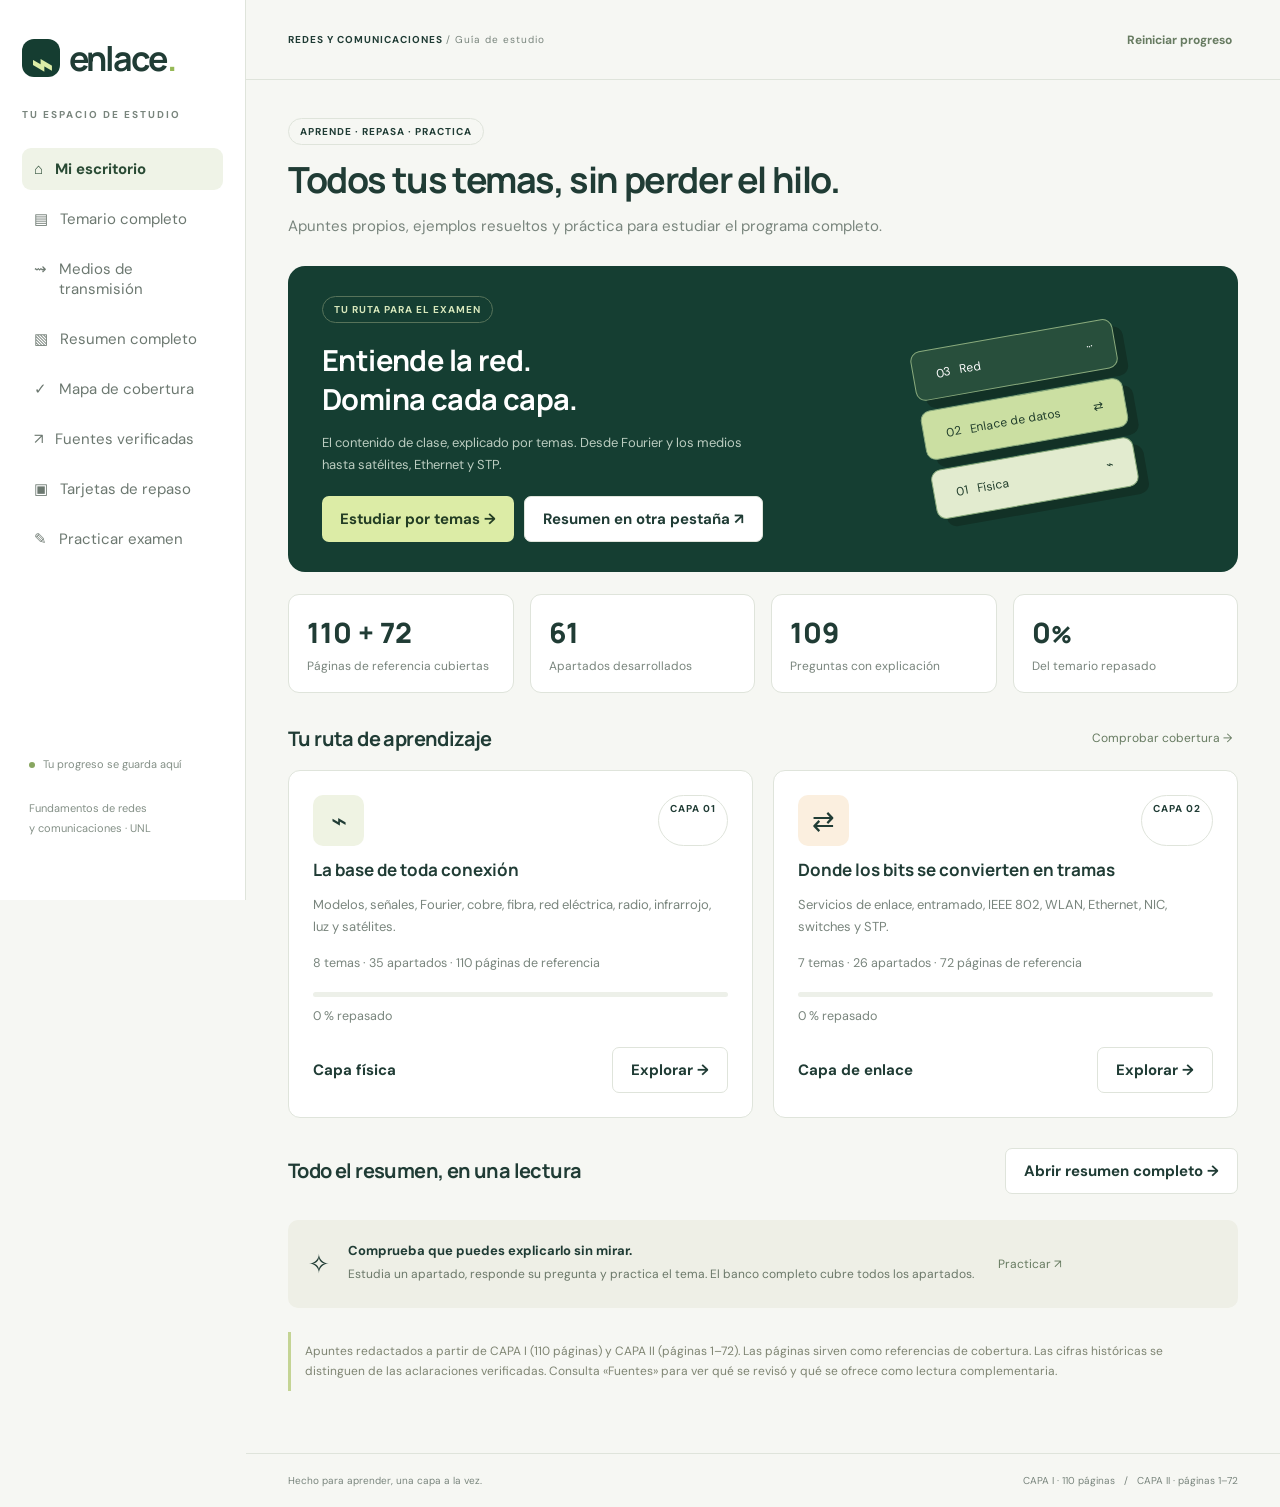
<file: index.html>
<!doctype html>
<html lang="es"><head><meta charset="utf-8"><meta name="viewport" content="width=device-width,initial-scale=1"><meta name="theme-color" content="#122e29"><meta name="description" content="Estudia redes: capa física y capa de enlace con apuntes completos por tema, fuentes verificables y práctica de examen."><title>Enlace · Tu espacio de estudio</title><link rel="stylesheet" href="style.css"><script defer src="sources.js"></script><script defer src="data.js"></script><script defer src="questions.js"></script><script defer src="media.js"></script><script defer src="app.js"></script></head>
<body><aside><a class="brand" href="#inicio"><span class="logo">⌁</span> enlace<span class="brand-dot">.</span></a><p class="eyebrow">TU ESPACIO DE ESTUDIO</p><nav aria-label="Principal"><button data-view="inicio" class="active">⌂ <span>Mi escritorio</span></button><button data-view="temas">▤ <span>Temario completo</span></button><button data-view="medios">⇝ <span>Medios de transmisión</span></button><button data-view="resumen">▧ <span>Resumen completo</span></button><button data-view="cobertura">✓ <span>Mapa de cobertura</span></button><button data-view="fuentes">↗ <span>Fuentes verificadas</span></button><button data-view="tarjetas">▣ <span>Tarjetas de repaso</span></button><button data-view="examen">✎ <span>Practicar examen</span></button></nav><div class="sidebar-bottom"><span class="status-dot"></span> Tu progreso se guarda aquí<p>Fundamentos de redes<br>y comunicaciones · UNL</p></div></aside>
<div class="shell"><header><span>REDES Y COMUNICACIONES <span class="muted">/ Guía de estudio</span></span><button id="reset" class="text-button">Reiniciar progreso</button></header><main id="main" tabindex="-1"></main><footer>Hecho para aprender, una capa a la vez. <span>CAPA I · 110 páginas &nbsp; / &nbsp; CAPA II · páginas 1–72</span></footer></div><div id="toast" role="status"></div></body></html>
</file>
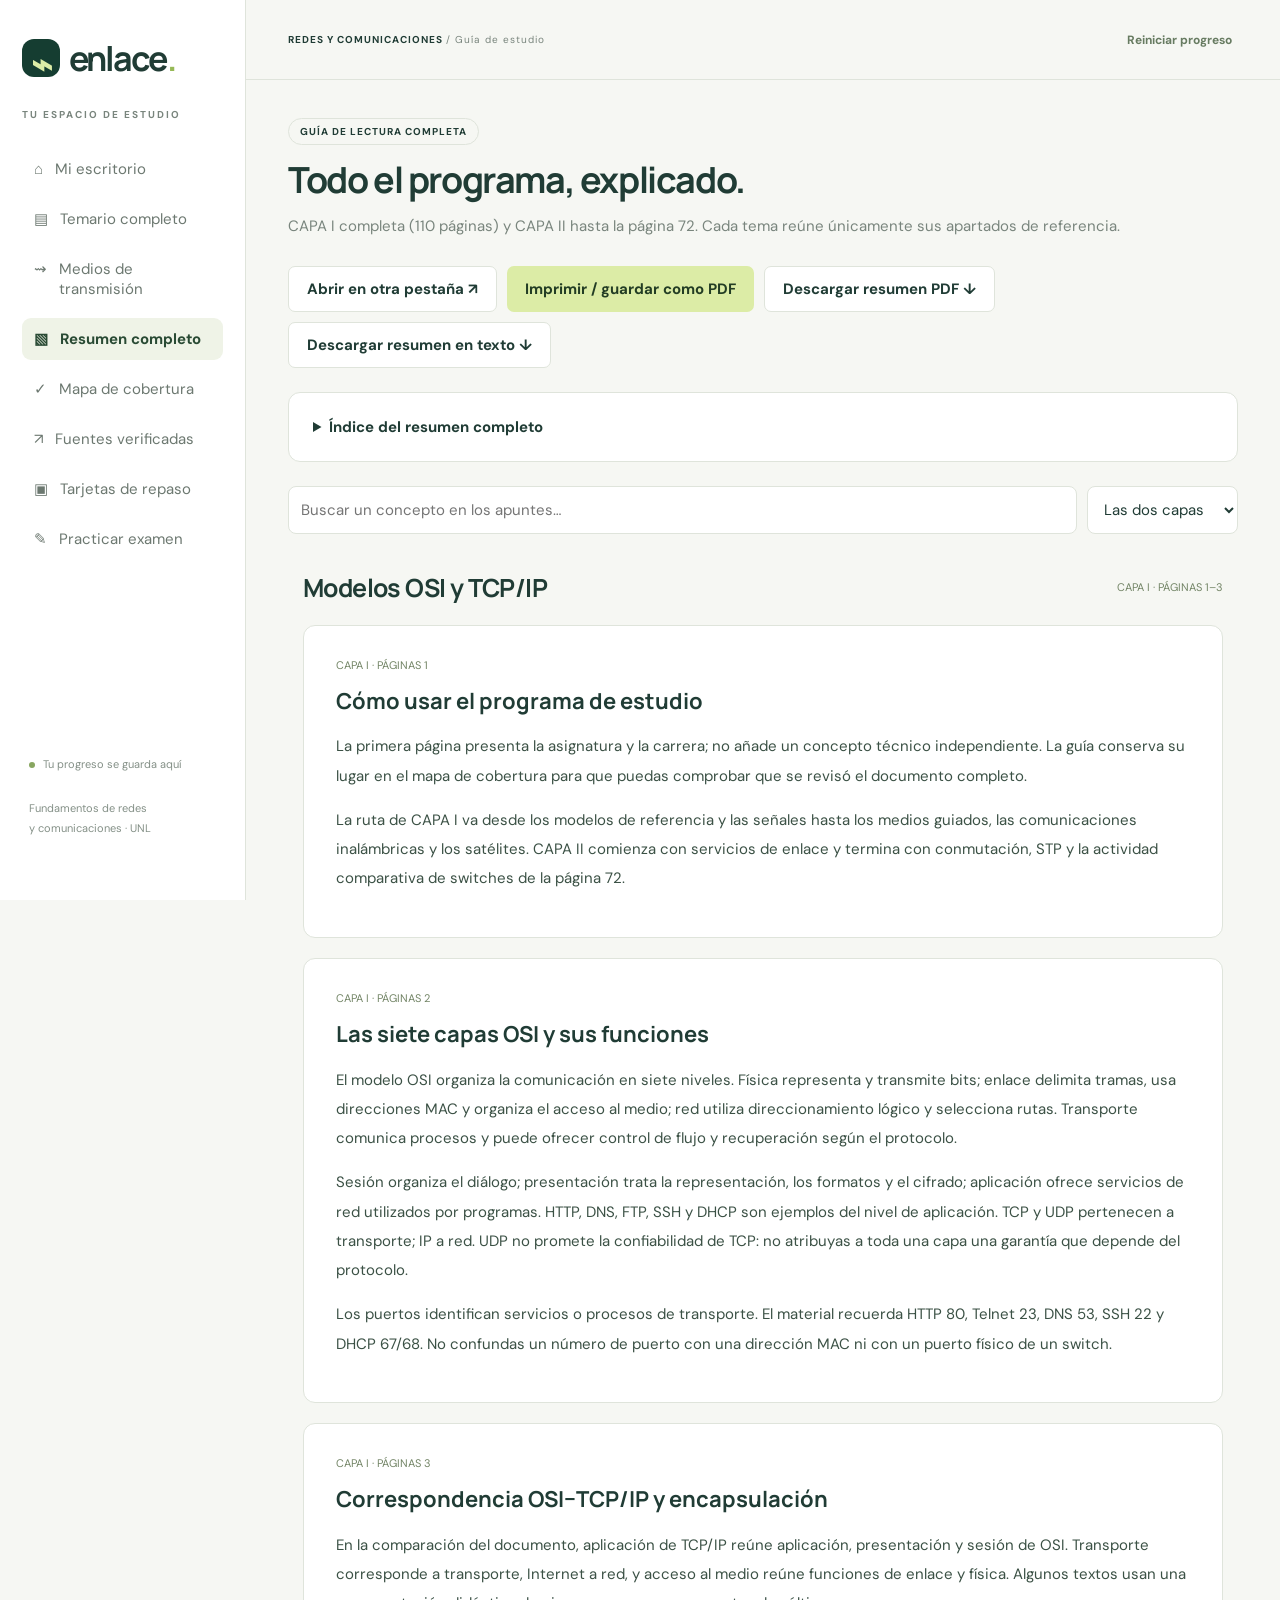
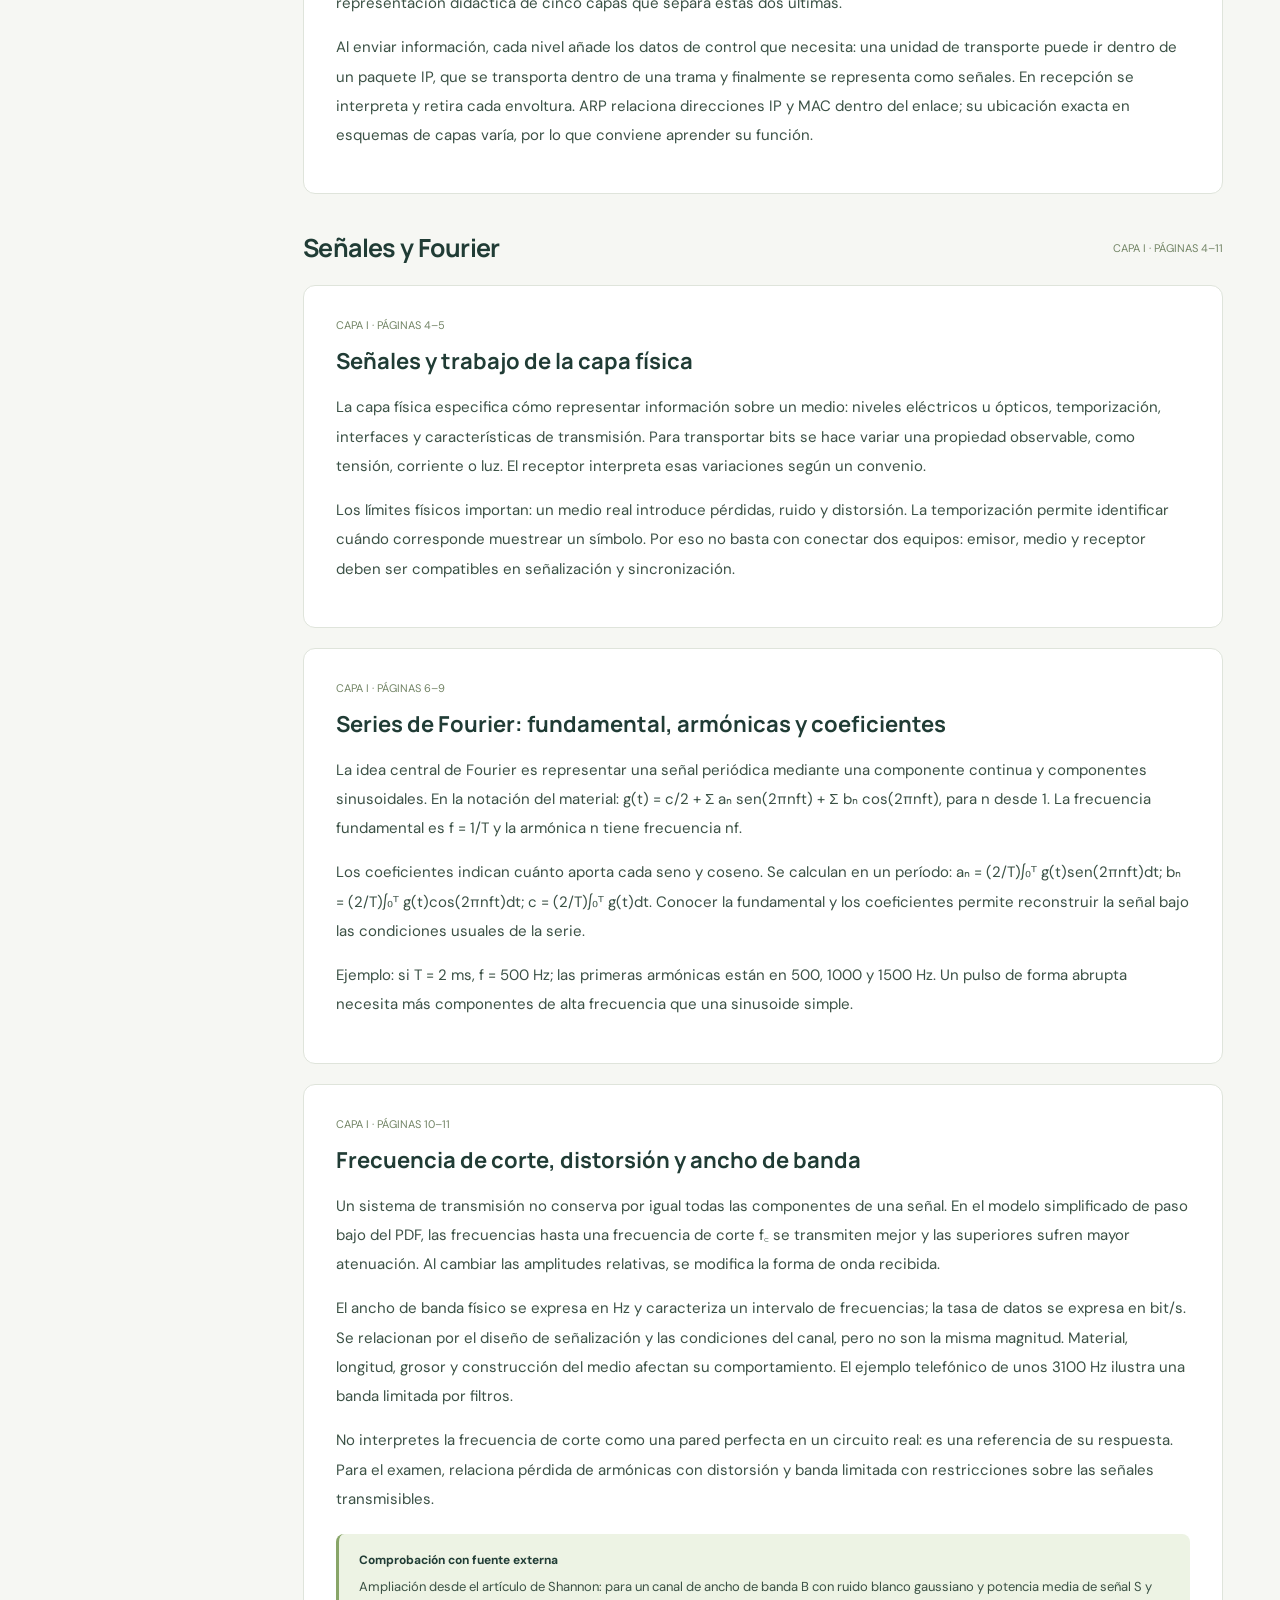
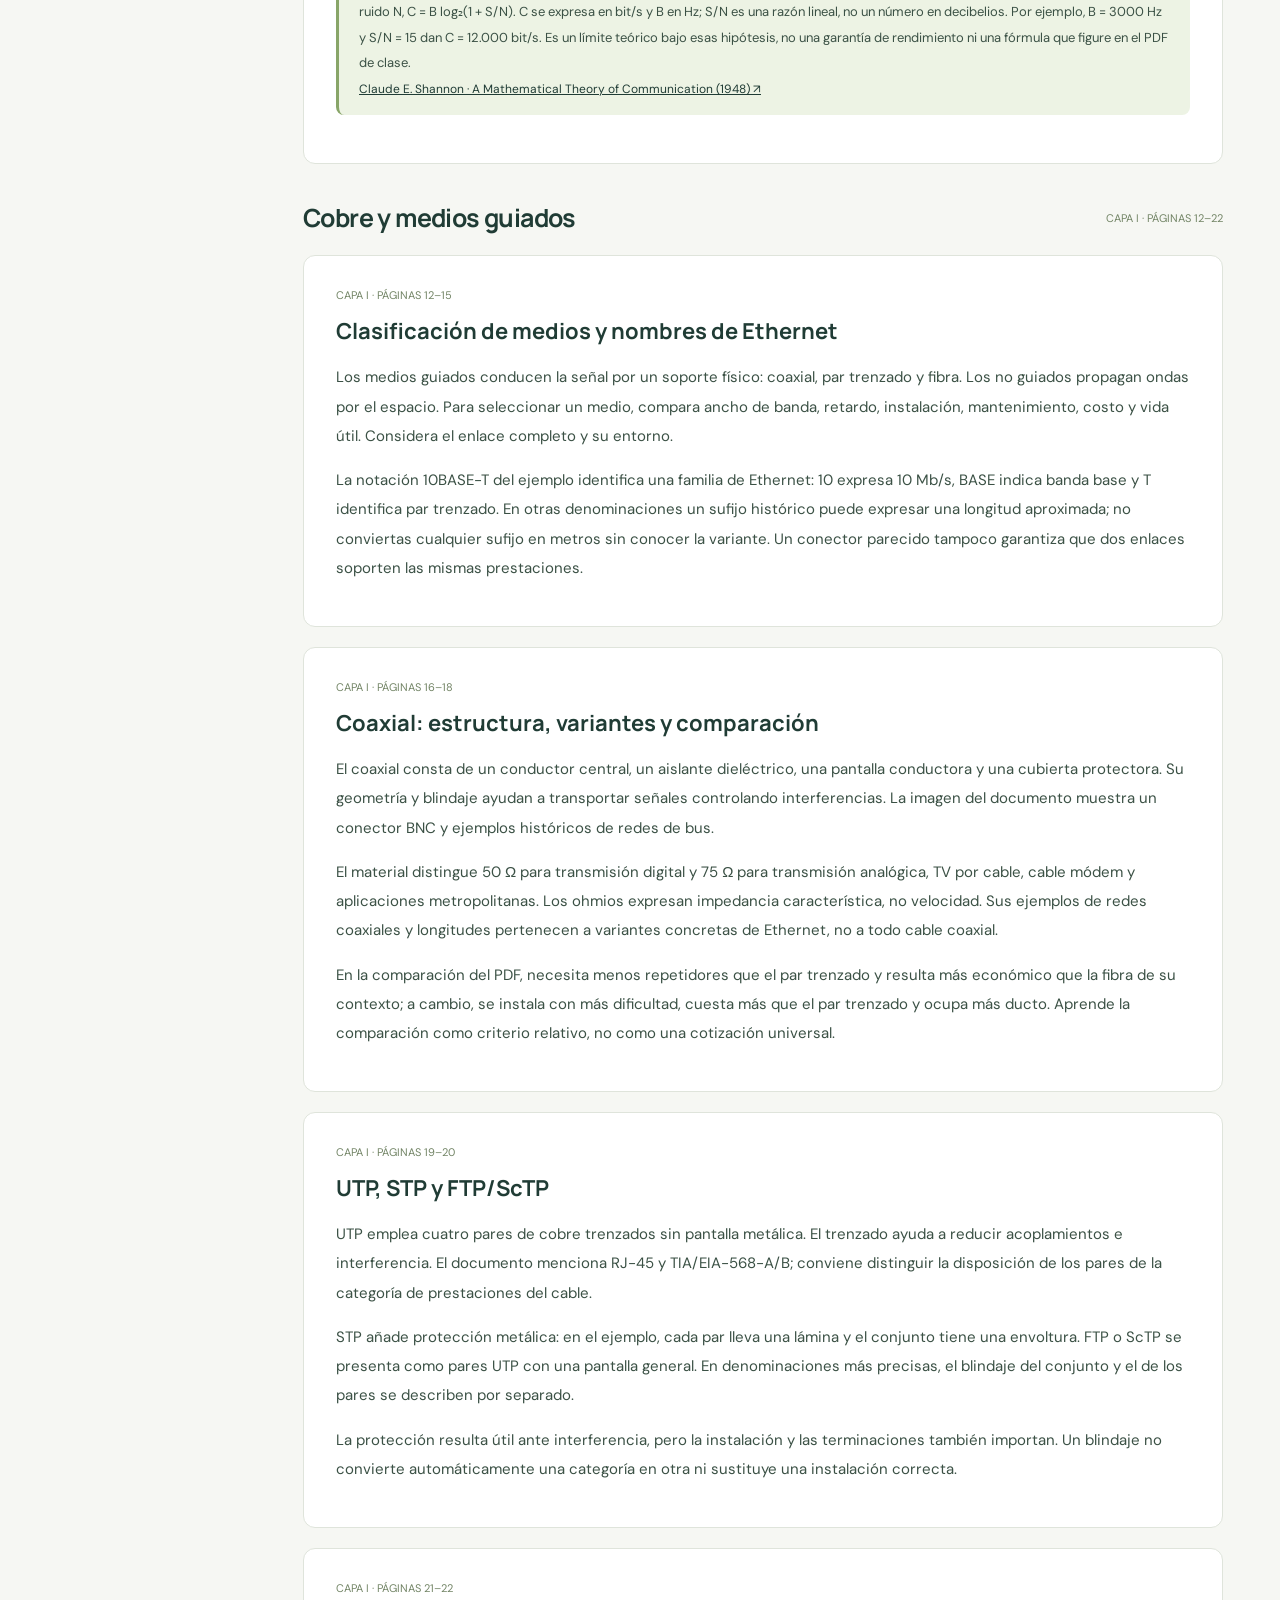
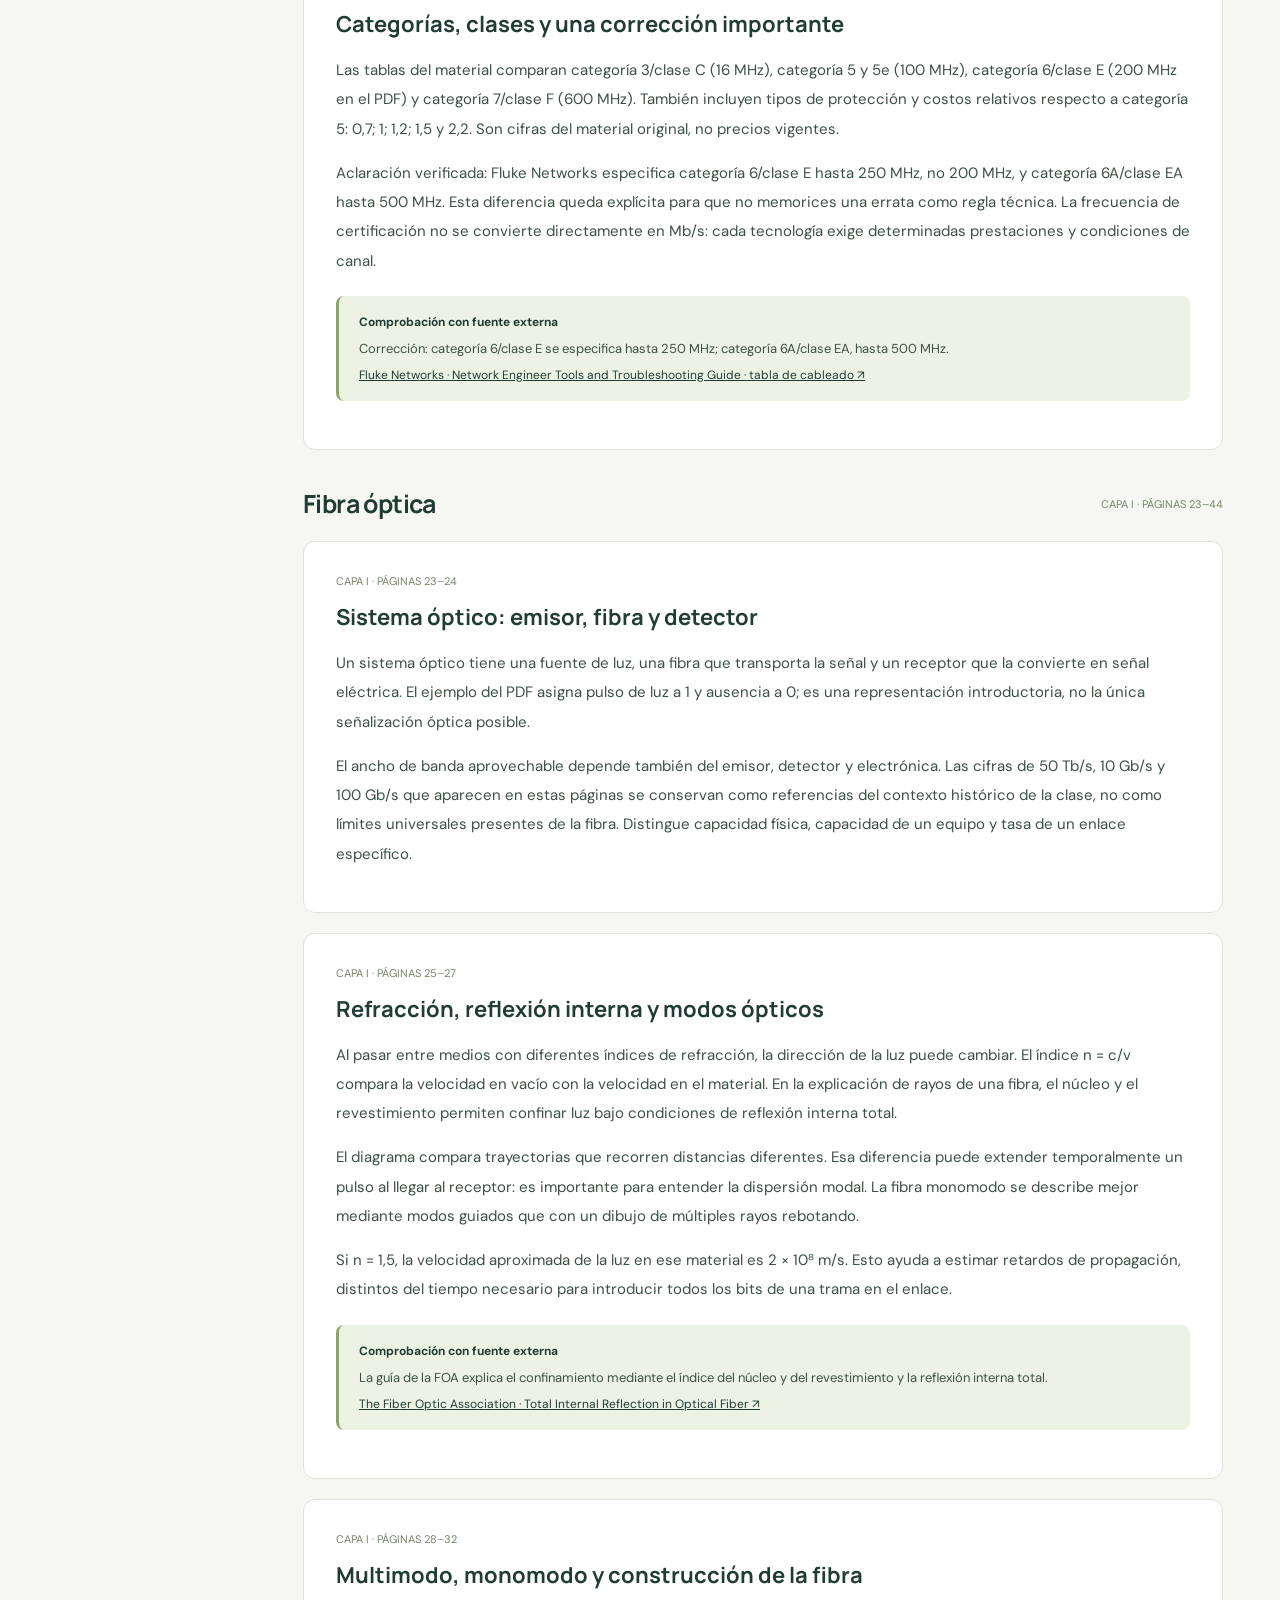
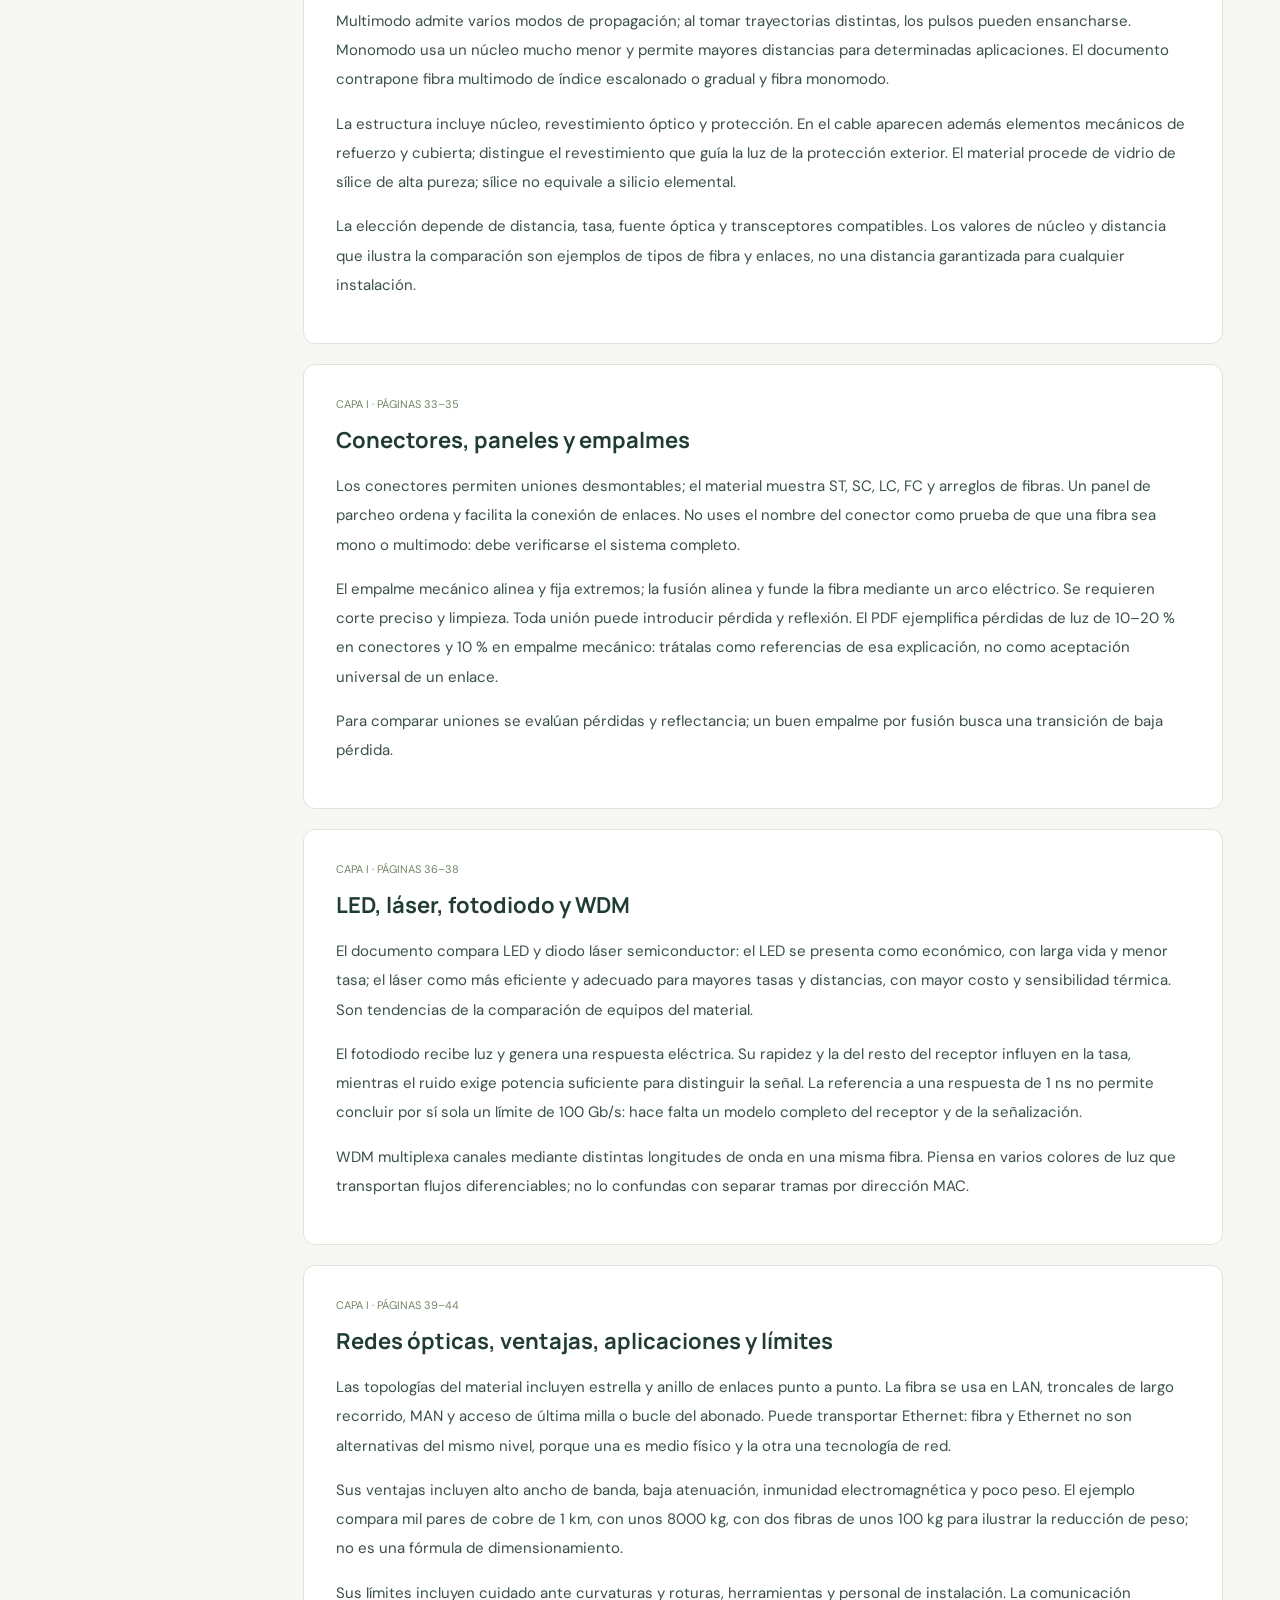
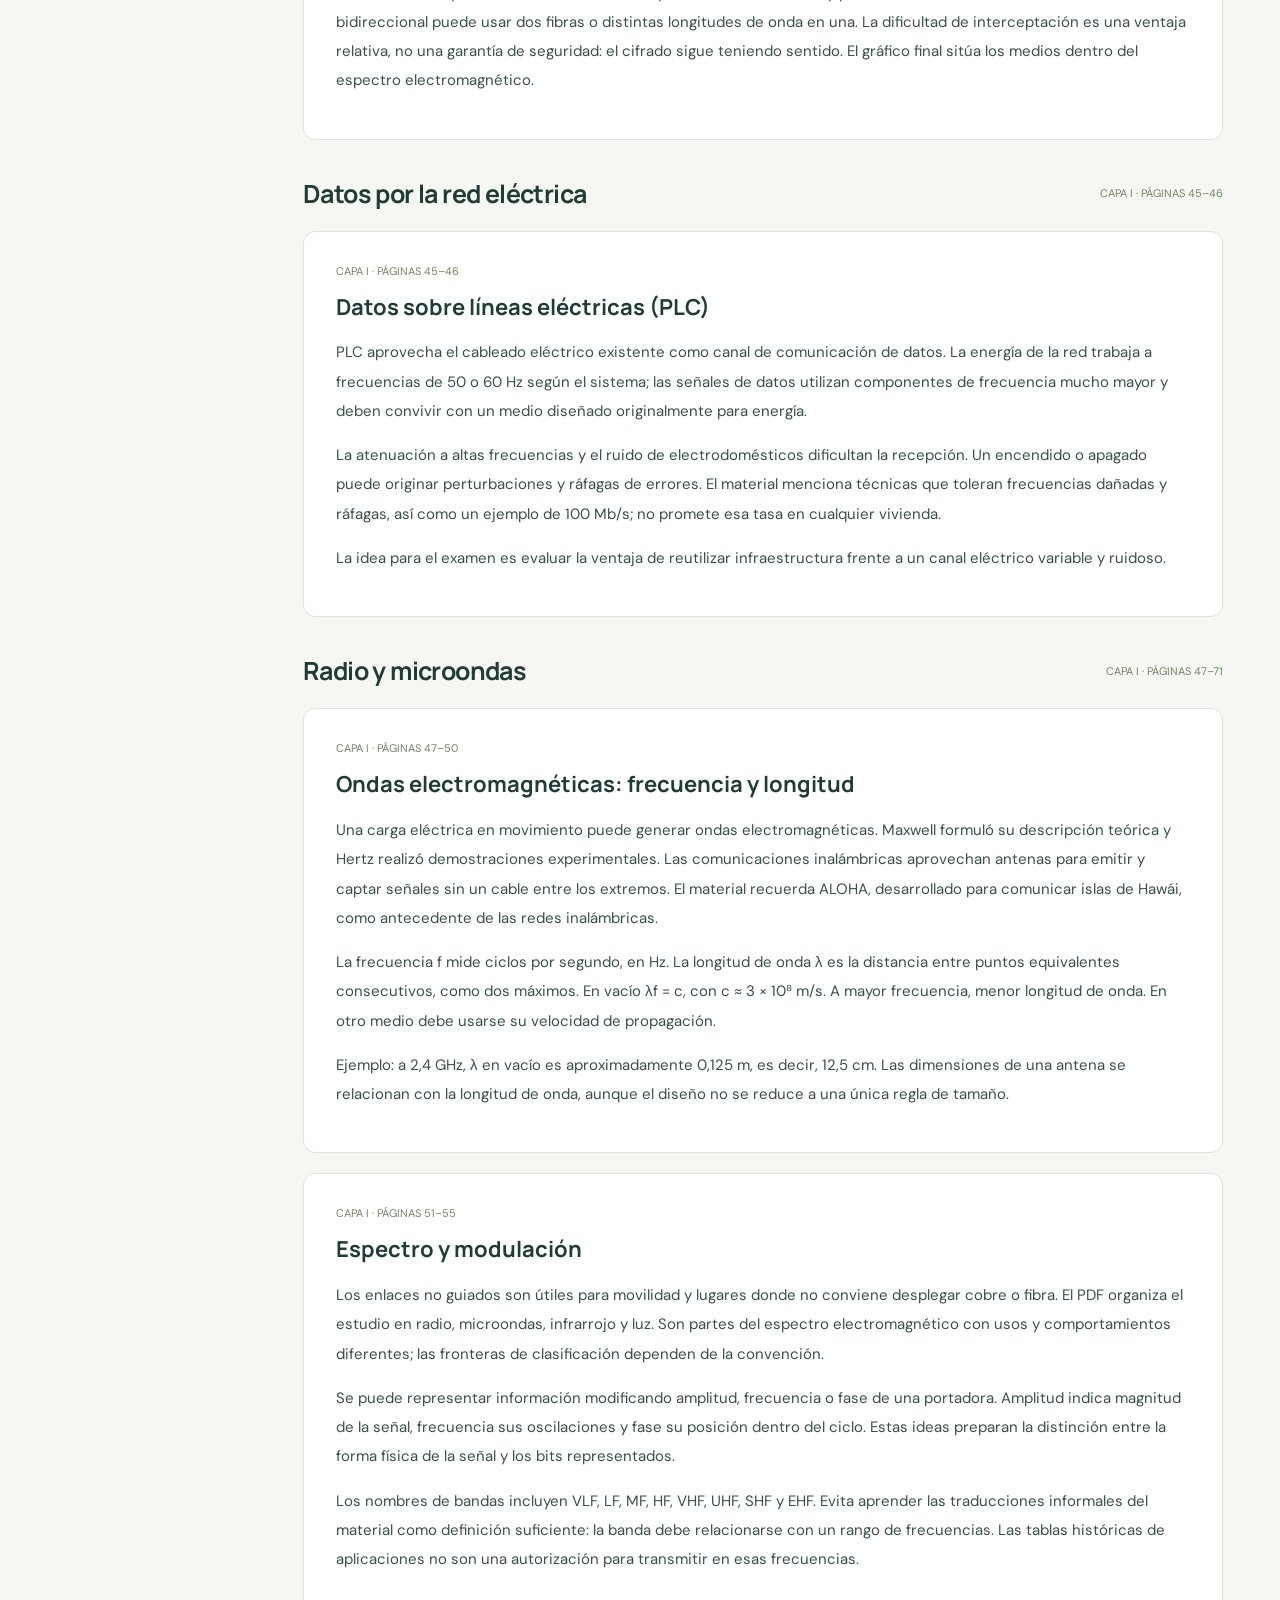
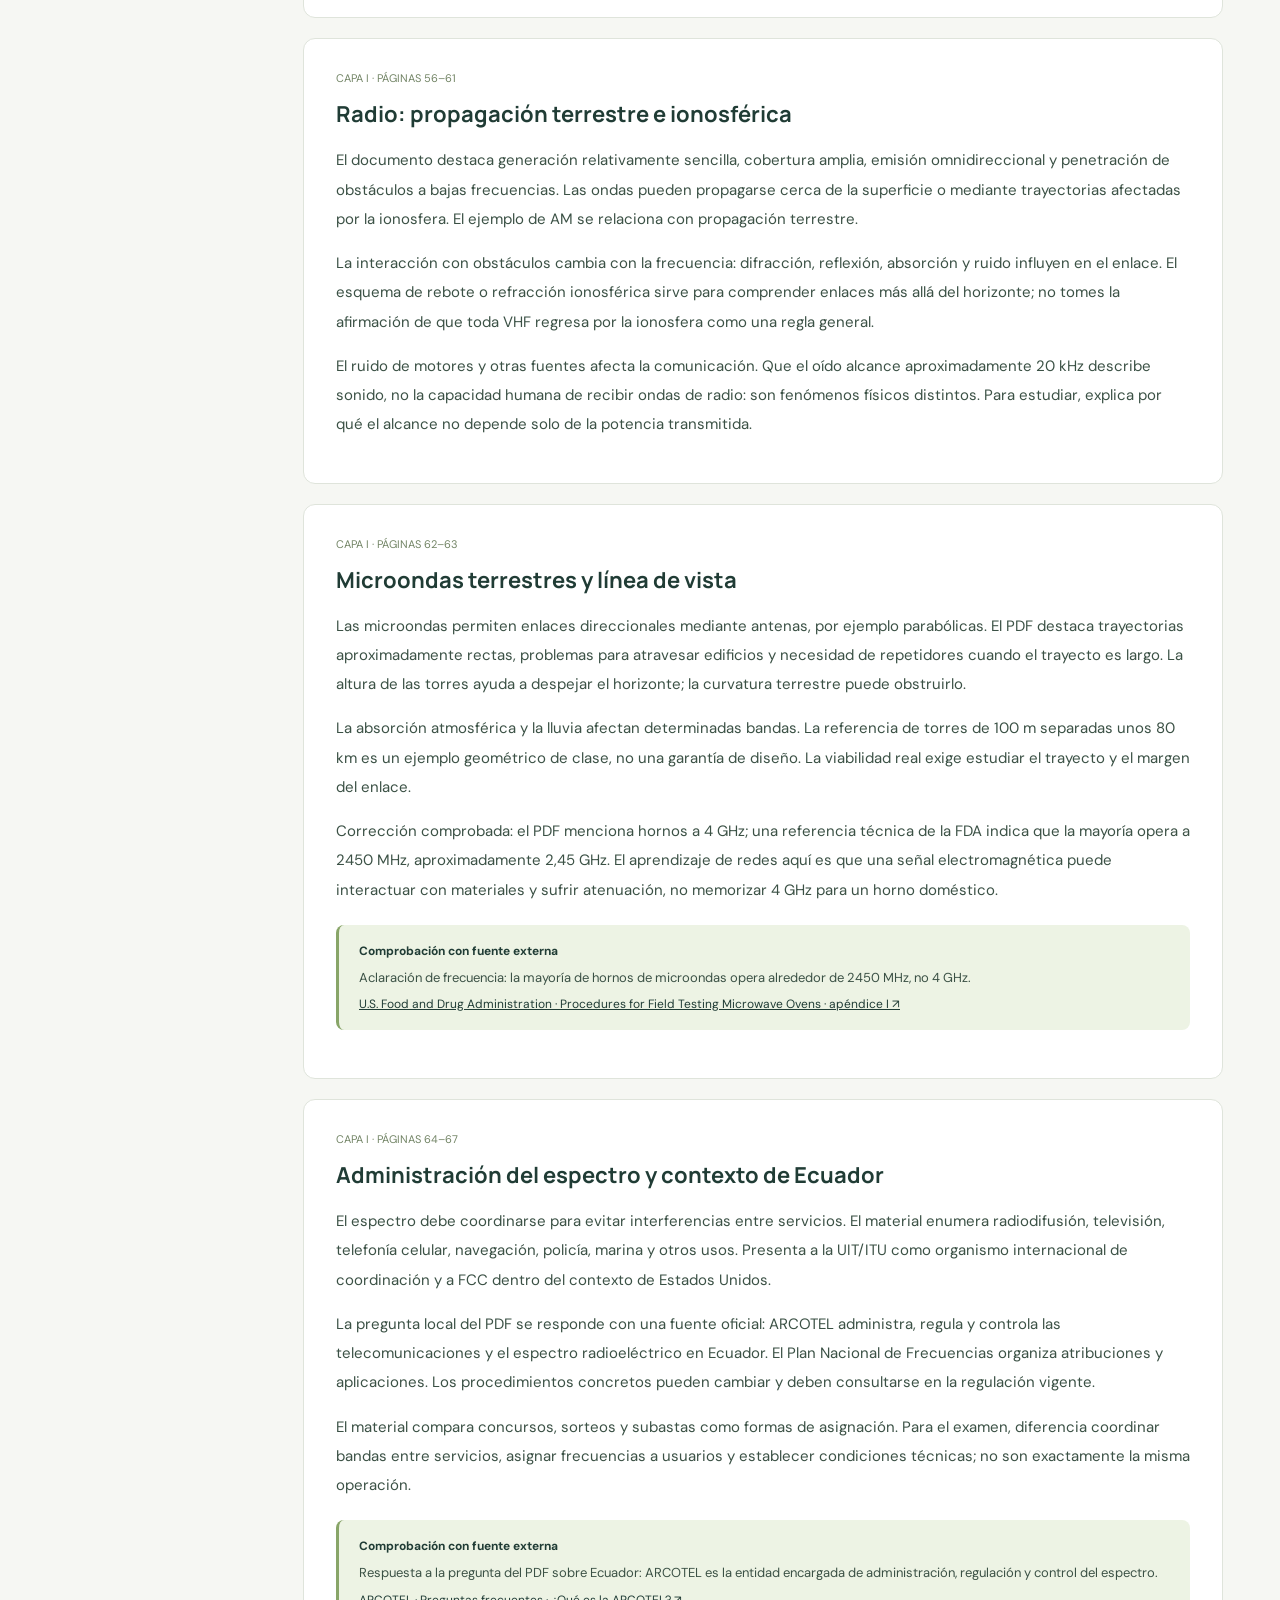
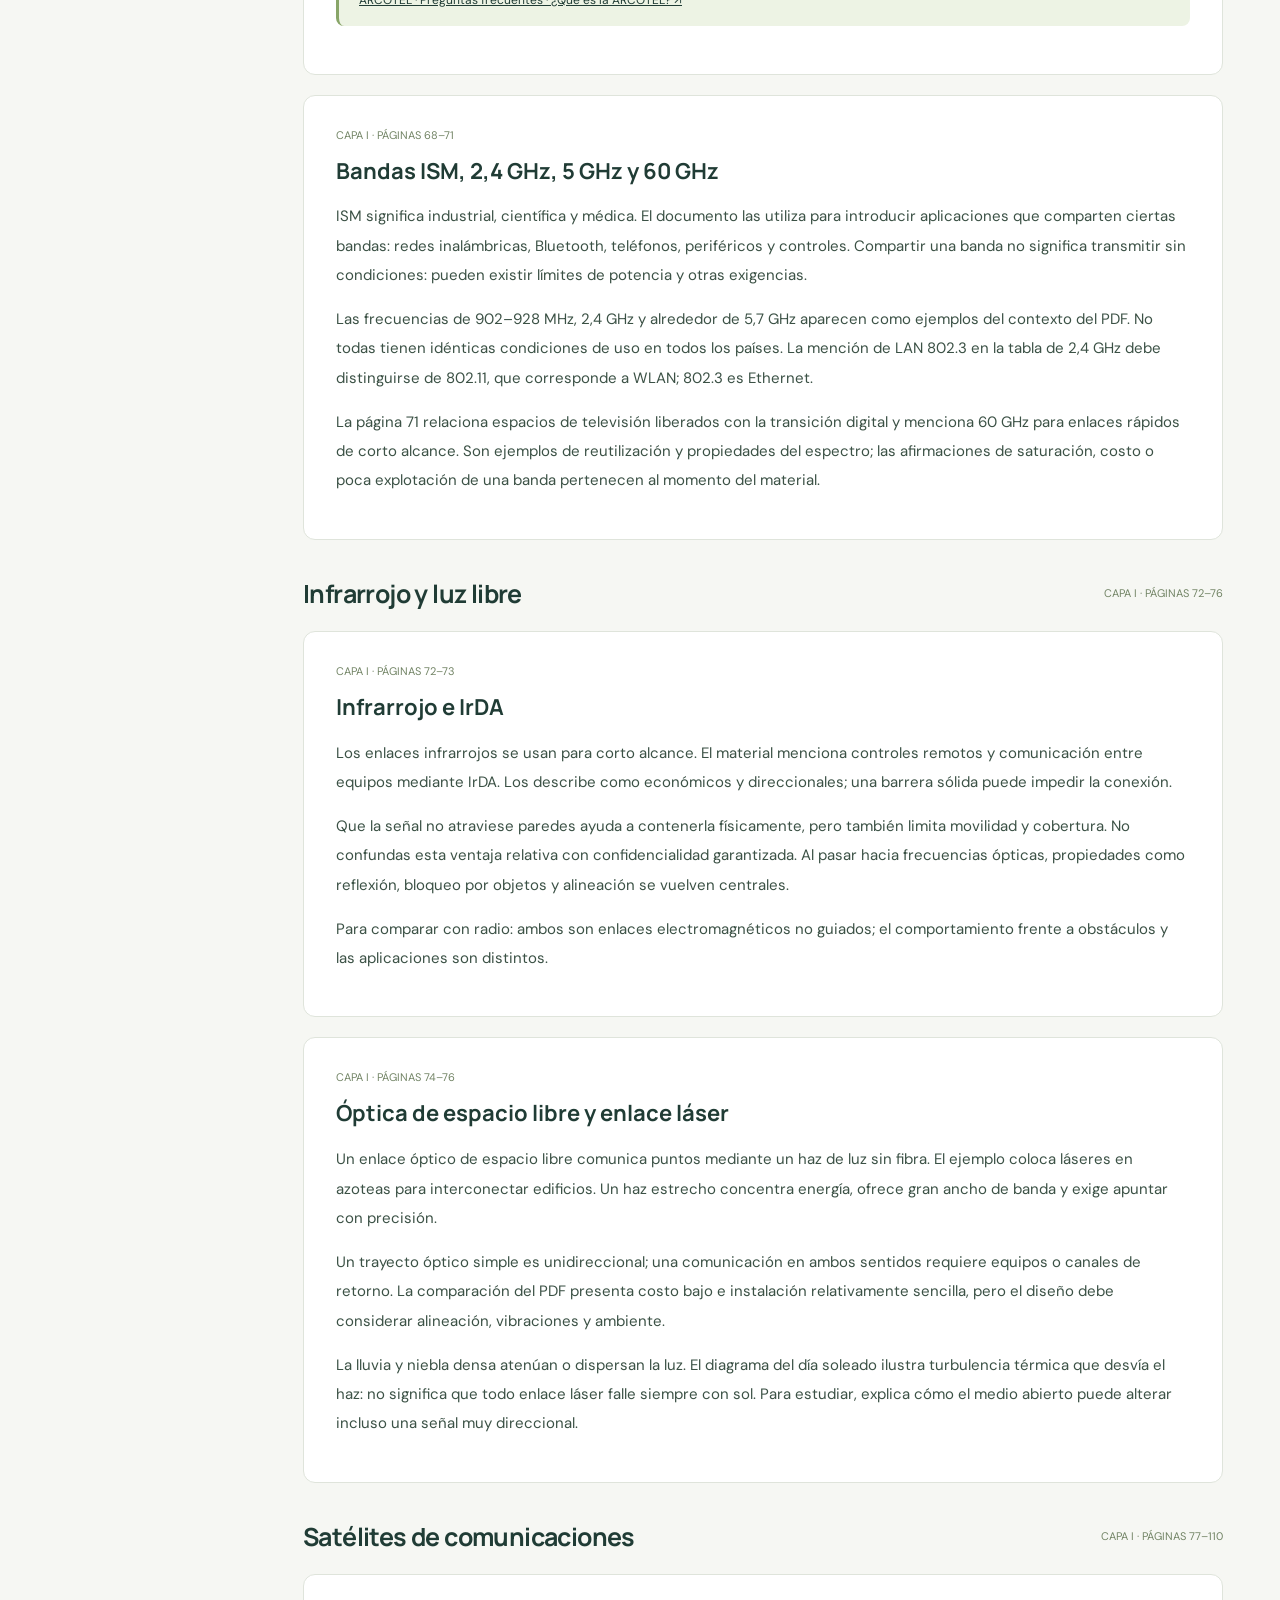
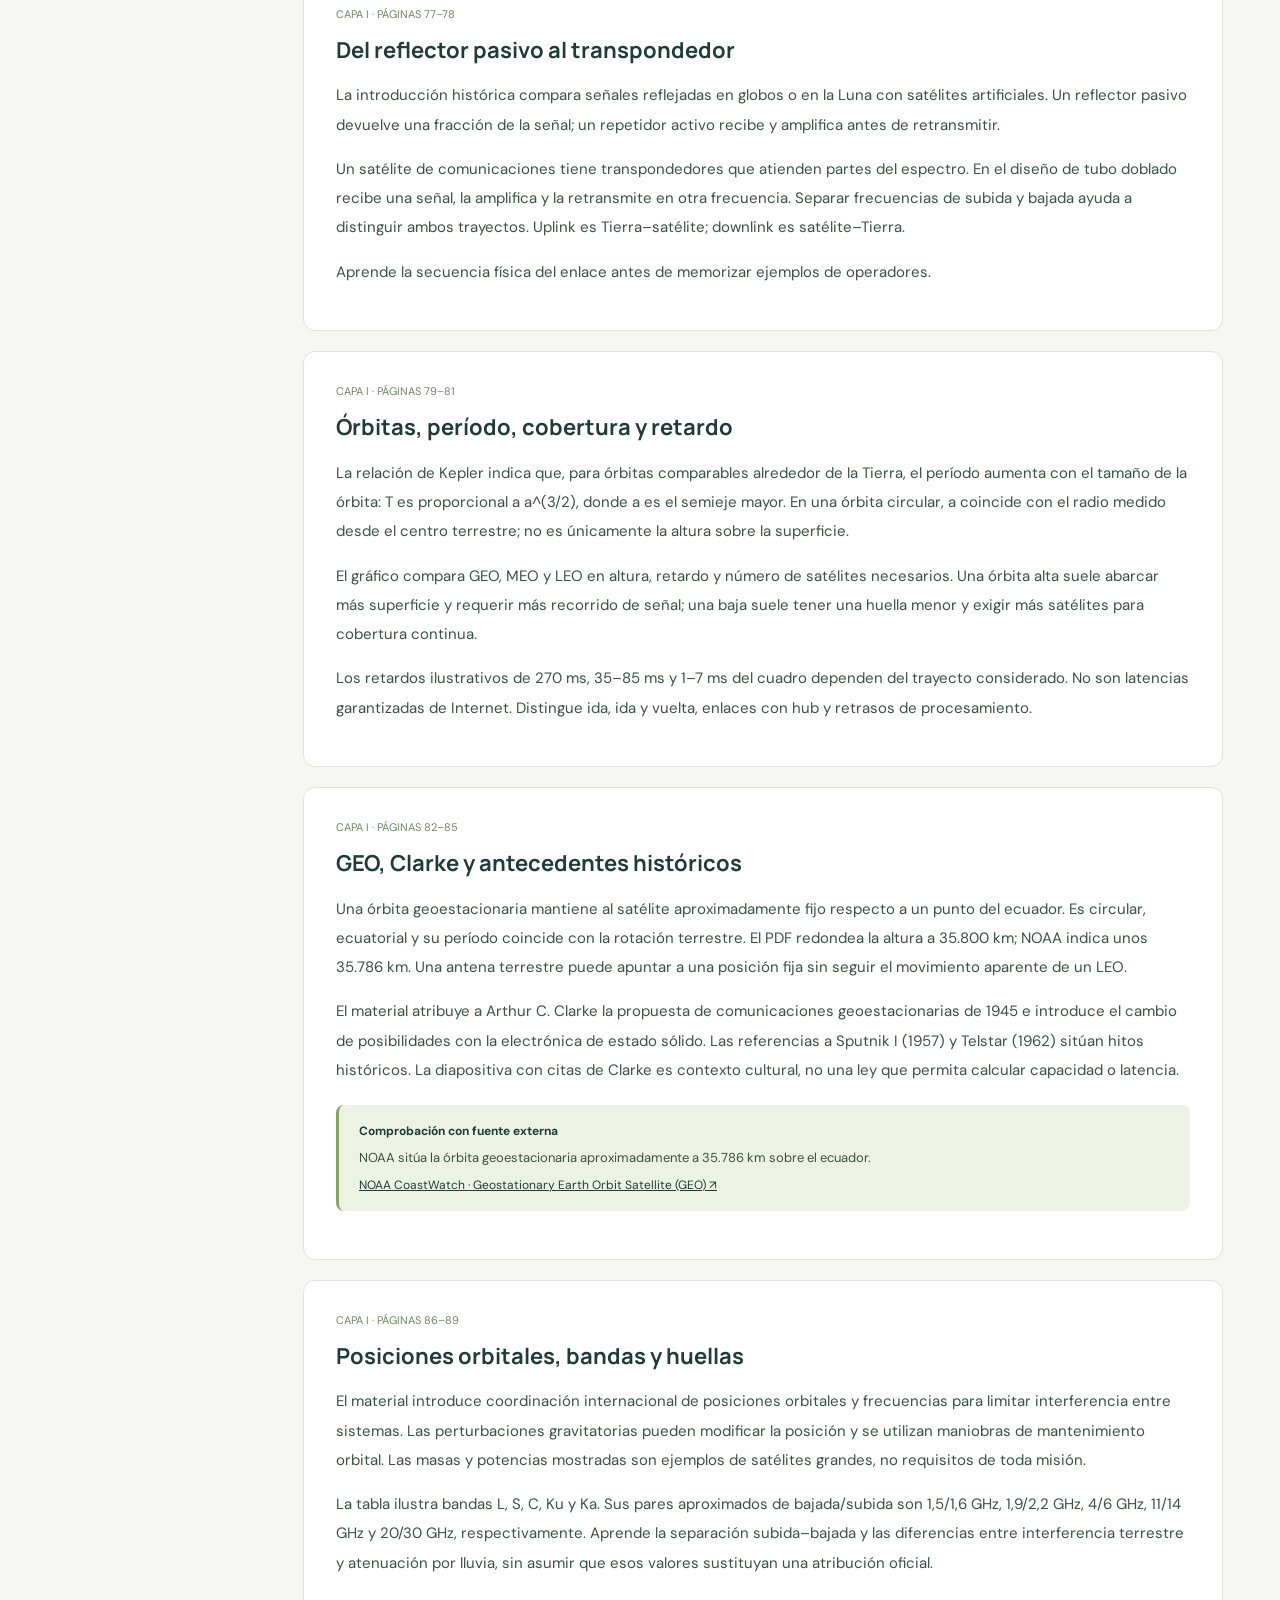
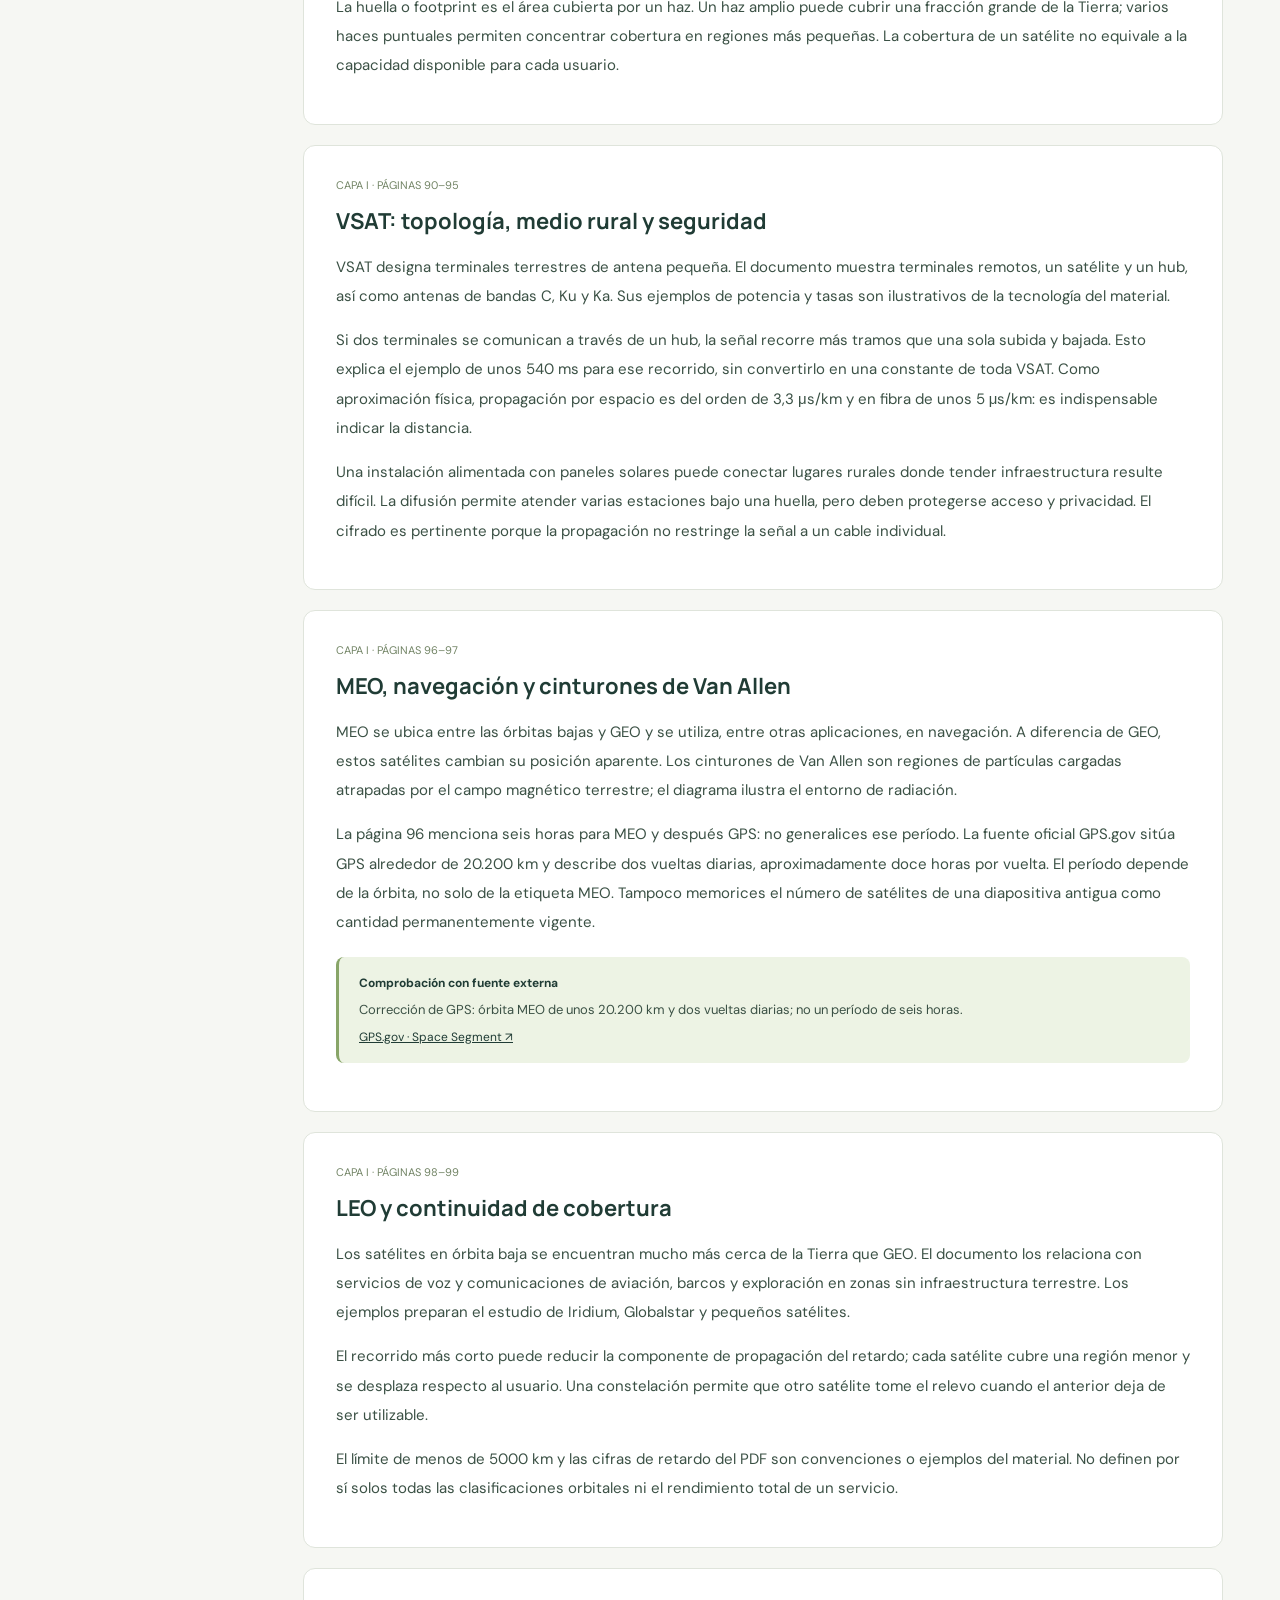
<file: resumen.html>
<!doctype html>
<html lang="es"><head><meta charset="utf-8"><meta name="viewport" content="width=device-width,initial-scale=1"><meta name="theme-color" content="#122e29"><meta name="description" content="Estudia redes: capa física y capa de enlace con apuntes completos por tema, fuentes verificables y práctica de examen."><title>Resumen completo de redes · Enlace</title><link rel="stylesheet" href="style.css"><script defer src="sources.js"></script><script defer src="data.js"></script><script defer src="questions.js"></script><script defer src="media.js"></script><script defer src="app.js"></script></head>
<body data-initial-view="resumen"><aside><a class="brand" href="#inicio"><span class="logo">⌁</span> enlace<span class="brand-dot">.</span></a><p class="eyebrow">TU ESPACIO DE ESTUDIO</p><nav aria-label="Principal"><button data-view="inicio" class="active">⌂ <span>Mi escritorio</span></button><button data-view="temas">▤ <span>Temario completo</span></button><button data-view="medios">⇝ <span>Medios de transmisión</span></button><button data-view="resumen">▧ <span>Resumen completo</span></button><button data-view="cobertura">✓ <span>Mapa de cobertura</span></button><button data-view="fuentes">↗ <span>Fuentes verificadas</span></button><button data-view="tarjetas">▣ <span>Tarjetas de repaso</span></button><button data-view="examen">✎ <span>Practicar examen</span></button></nav><div class="sidebar-bottom"><span class="status-dot"></span> Tu progreso se guarda aquí<p>Fundamentos de redes<br>y comunicaciones · UNL</p></div></aside>
<div class="shell"><header><span>REDES Y COMUNICACIONES <span class="muted">/ Guía de estudio</span></span><button id="reset" class="text-button">Reiniciar progreso</button></header><main id="main" tabindex="-1"></main><footer>Hecho para aprender, una capa a la vez. <span>CAPA I · 110 páginas &nbsp; / &nbsp; CAPA II · páginas 1–72</span></footer></div><div id="toast" role="status"></div></body></html>
</file>
<file: style.css>
@import url('https://fonts.googleapis.com/css2?family=DM+Sans:wght@400;500;600;700&family=Manrope:wght@400;500;600;700;800&display=swap');
:root{--bg:#f6f7f3;--ink:#203c35;--muted:#79857d;--green:#dceca6;--line:#dfe4db;--white:#fff;--orange:#edbd8f}*{box-sizing:border-box}body{margin:0;background:var(--bg);color:var(--ink);font:15px 'DM Sans',sans-serif}button,input,select{font:inherit}button,a,input,select{outline-offset:5px}button{cursor:pointer}a{color:inherit}aside{width:246px;position:fixed;inset:0 auto 0 0;background:#fff;border-right:1px solid var(--line);padding:35px 22px;display:flex;flex-direction:column}.brand{font:bold 34px Manrope,sans-serif;text-decoration:none;letter-spacing:-2px;display:flex;align-items:center;gap:9px}.brand-dot{color:#96b956;margin-left:-8px}.logo{display:inline-grid;place-items:center;background:#153d31;color:var(--green);border-radius:12px;width:38px;height:38px;font-size:36px}.eyebrow{font-size:10px;letter-spacing:2px;color:var(--muted);font-weight:700;margin:25px 0}nav{display:grid;gap:8px}nav button{display:flex;gap:12px;border:0;background:none;text-align:left;padding:14px 12px;color:#6c7870;border-radius:9px}nav button.active{background:#eff3e7;color:#294a34;font-weight:700}.sidebar-bottom{margin-top:auto;font-size:11px;color:#849087;padding:15px 7px}.sidebar-bottom p{line-height:1.8;margin-top:28px}.status-dot{display:inline-block;width:6px;height:6px;background:#88a660;border-radius:50%;margin-right:5px}.shell{margin-left:246px}header{height:80px;border-bottom:1px solid var(--line);display:flex;align-items:center;justify-content:space-between;padding:0 42px;font-size:10px;letter-spacing:1px;font-weight:700}.muted{color:var(--muted);font-weight:400}main{max-width:1280px;margin:auto;padding:38px 42px;min-height:calc(100vh - 140px)}h1,h2,h3{font-family:Manrope,sans-serif}h1{font-size:36px;line-height:1.25;letter-spacing:-1.4px;margin:12px 0}h2{font-size:20px;letter-spacing:-.6px;margin:0}h3{font-size:17px;margin:12px 0}p{line-height:1.7}.intro{color:var(--muted);margin:12px 0 26px}.pill{border:1px solid var(--line);border-radius:30px;padding:6px 11px;font-size:10px;font-weight:700;letter-spacing:1px;display:inline-block}.hero{background:#153e32;color:white;border-radius:17px;padding:30px 34px;display:grid;grid-template-columns:1.4fr 1fr;gap:20px;position:relative;overflow:hidden}.hero h2{font-size:29px;max-width:400px;margin-top:18px;line-height:1.35}.hero p{color:#bccdc1;max-width:430px;font-size:13px}.hero .pill{border-color:#57735a;color:#d8e8bc}.primary,.secondary{border:0;border-radius:7px;padding:12px 18px;font-weight:700;display:inline-block;text-decoration:none}.primary{background:var(--green);color:#233d24}.secondary{background:white;border:1px solid var(--line);color:var(--ink)}.hero-art{display:flex;align-items:center;justify-content:center;flex-direction:column;transform:rotate(-10deg)}.layer-block{width:205px;padding:16px 22px;border:1px solid #8aab7d;border-radius:10px;background:#284f3c;box-shadow:9px 9px 0 #123126;margin:5px;font-size:12px;display:flex;justify-content:space-between}.layer-block:nth-child(2){background:#cbdfa2;color:#203d2b}.layer-block:nth-child(3){background:#e2ebcf;color:#203d2b}.stats{display:grid;grid-template-columns:repeat(4,1fr);gap:16px;margin:22px 0 32px}.stat{background:white;border:1px solid var(--line);border-radius:11px;padding:18px}.stat strong{font:800 28px Manrope,sans-serif}.stat span{display:block;color:var(--muted);font-size:12px;margin-top:7px}.section-heading{display:flex;justify-content:space-between;align-items:center;gap:15px;margin:30px 0 18px}.text-button{border:0;background:none;color:#677b61;font-size:12px}.courses{display:grid;grid-template-columns:1fr 1fr;gap:20px}.course,.panel,.topic,.slide{background:white;border:1px solid var(--line);border-radius:12px;padding:24px}.course{position:relative}.course-top{display:flex;justify-content:space-between}.course-icon{display:grid;place-items:center;border-radius:10px;background:#eff3e3;font-size:27px;width:51px;height:51px}.course:nth-child(2) .course-icon{background:#fbefdf}.course p{color:var(--muted);font-size:13px;min-height:45px}.course small{color:var(--muted)}.progress{height:5px;background:#edf0e9;border-radius:5px;margin:20px 0 8px}.progress i{display:block;background:#9cb969;height:100%;border-radius:5px}.course-bottom{display:flex;justify-content:space-between;align-items:center;margin-top:22px}.study-tip{display:flex;align-items:center;gap:18px;background:#eeefe6;border-radius:10px;padding:20px;margin-top:26px}.study-tip p{font-size:12px;color:#6b7869;margin:4px 0}.study-tip b{font-size:13px}.toolbar{display:flex;gap:10px;flex-wrap:wrap;margin:24px 0}.toolbar input{flex:1;min-width:180px}.toolbar input,.toolbar select{border:1px solid var(--line);border-radius:8px;padding:12px;background:#fff;color:var(--ink)}.topics{display:grid;grid-template-columns:repeat(2,minmax(0,1fr));gap:16px}.topic h3{margin:12px 0}.topic p{color:#748273;font-size:13px}.topic .summary{color:#384e40;font-size:14px}.actions{display:flex;gap:10px;flex-wrap:wrap;margin-top:20px}.tag{color:#728465;font-size:11px}.slide{margin:16px 0}.slide img{display:block;width:100%;max-height:650px;object-fit:contain;background:#f6f7f3;margin:18px auto;border-radius:5px}.slide summary{cursor:pointer;font-size:12px;color:var(--muted)}pre{white-space:pre-wrap;font-family:inherit;line-height:1.65;font-size:13px;overflow-wrap:anywhere}.slide-title{display:flex;justify-content:space-between;align-items:center;gap:10px}.empty{padding:40px;text-align:center;color:var(--muted)}.flashcard{min-height:290px;display:flex;flex-direction:column;align-items:center;justify-content:center;text-align:center;padding:40px;max-width:760px;margin:25px auto;cursor:pointer;border:1px solid #d2dcc5;background:#eef3e4;border-radius:16px}.flashcard h2{font-size:25px;line-height:1.5}.flashcard p{max-width:600px}.center{text-align:center}.answer{display:block;width:100%;border:1px solid var(--line);border-radius:9px;background:white;text-align:left;padding:15px;margin:10px 0;color:var(--ink)}.answer:hover:not(:disabled){border-color:#8da978;background:#f4f7ef}.answer.correct{background:#e7f2d9;border-color:#86ad67}.answer.wrong{background:#fce8de;border-color:#dc9b80}.answer:disabled{cursor:default;color:var(--ink)}.feedback{padding:18px;background:#f0f3e9;border-radius:9px;line-height:1.7;margin:18px 0}.exam-panel{max-width:800px;margin:24px auto}.score{font:800 70px Manrope,sans-serif}.notice{font-size:12px;color:#7f8573;border-left:3px solid #c4d494;padding:10px 14px;line-height:1.6;margin:24px 0}.done{background:#e7efdc}footer{border-top:1px solid var(--line);padding:20px 42px;font-size:10px;color:var(--muted);display:flex;justify-content:space-between;gap:10px}#toast{position:fixed;bottom:25px;right:25px;background:#203e30;color:#fff;padding:12px 20px;border-radius:9px;display:none;z-index:10}@media(min-width:1400px){main{padding-top:48px}}@media(max-width:1000px){aside{width:205px;padding:30px 15px}.shell{margin-left:205px}main{padding:28px 24px}header{padding:0 24px}.hero-art{transform:scale(.9) rotate(-10deg)}.hero{padding:25px}.stats{gap:10px}.stat{padding:14px}}@media(max-width:720px){aside{position:static;width:100%;padding:18px}.brand{font-size:27px}.eyebrow,.sidebar-bottom{display:none}nav{display:flex;overflow-x:auto;margin-top:14px;gap:5px}nav button{white-space:nowrap;font-size:11px;padding:10px}.shell{margin:0}header{height:50px;padding:0 18px;font-size:8px;letter-spacing:0}main{padding:24px 18px}h1{font-size:29px}.hero{grid-template-columns:1fr;padding:25px}.hero-art{display:none}.hero h2{font-size:25px}.stats{grid-template-columns:repeat(2,1fr)}.courses,.topics{grid-template-columns:1fr}.course p{min-height:0}footer{padding:18px;display:block;line-height:1.8}footer span{display:block}.section-heading{align-items:flex-start}.flashcard{padding:25px}.flashcard h2{font-size:20px}.slide{padding:15px}.slide-title{align-items:flex-start}}

.table-wrap{overflow-x:auto;margin:18px 0 24px;background:white;border:1px solid var(--line);border-radius:10px}table{border-collapse:collapse;width:100%;font-size:13px;text-align:left}th,td{padding:14px 18px;border-bottom:1px solid var(--line);vertical-align:top;line-height:1.65}thead{background:#eaf0df}tbody th{min-width:170px}tbody tr:last-child td,tbody tr:last-child th{border-bottom:0}dt{font-weight:700;font-size:13px;margin-top:15px}dd{margin:5px 0 18px;color:#526650;font-size:13px;line-height:1.75}.topic[id]{scroll-margin-top:20px}
/* Lectura y resumen */
body>aside{overflow-y:auto}.reading{max-width:900px;margin:24px auto}.reading-section{padding:28px 32px;margin:20px 0;background:white;border:1px solid var(--line);border-radius:12px;scroll-margin-top:22px}.reading-section h3{font-size:22px;line-height:1.45}.reading-section p{font-size:15px;line-height:1.95;color:#3b5145;overflow-wrap:anywhere}.reading-section .verification{position:static;width:auto;display:block;padding:18px 20px;background:#edf3e4;border:0;border-left:3px solid #88a568;border-radius:8px;font-size:12px;margin:20px 0;overflow:visible}.verification p{font-size:13px;margin:6px 0}.verification a,.reading-sources a{overflow-wrap:anywhere}.reading-actions{margin-bottom:24px}.reading-index{line-height:2.1;padding-left:22px}.section-list{padding-left:18px}.section-list li{margin:6px 0}.section-list button{text-align:left;padding:3px;line-height:1.6;font-size:12px}.checkpoint{background:#f4f6ef;border-radius:8px;padding:16px;margin-top:20px}.checkpoint summary{cursor:pointer;font-weight:700;font-size:13px}.checkpoint details{padding-top:10px}.checkpoint p{font-size:14px}.summary-index summary{font-weight:700;cursor:pointer}.summary-index li{line-height:2}.summary-topic{margin:36px 0}.summary-topic>.section-heading{flex-wrap:wrap}.reading-sources p{line-height:1.8}.full-summary{max-width:920px}.topic .section-list{min-height:70px}nav button{padding:11px 12px}.sidebar-bottom{padding-top:28px}.summary-topic h2{font-size:25px}.reading-section h3,.summary-topic h2{overflow-wrap:anywhere}
@media(max-width:720px){.reading-section{padding:22px 18px}.reading-section h3{font-size:20px}.reading-section p{font-size:14px}.reading-actions{gap:8px}.reading-actions>*{font-size:12px}.summary-index{padding:18px}.summary-index ol{padding-left:18px}body>aside{overflow:visible}nav button{padding:10px}.stats .stat strong{font-size:25px}}
@media print{body{background:white;color:black;font-family:Arial,sans-serif}body>aside,header,footer,.reading-actions,.toolbar,.summary-index,#toast,.checkpoint,.notice{display:none!important}.shell{margin:0}main{max-width:none;padding:0}.reading{max-width:none}.reading-section{padding:12px 0;border:0;border-bottom:1px solid #ddd;border-radius:0;break-inside:auto;margin:12px 0}.reading-section h3{font-size:15pt;break-after:avoid}.reading-section p{font-size:11pt;line-height:1.55}.summary-topic>.section-heading{break-after:avoid}.verification{break-inside:avoid}a{color:black;text-decoration:underline}.summary-topic{margin:24px 0}.pill{border:0;padding:0}.intro{font-size:11pt}}
</file>
